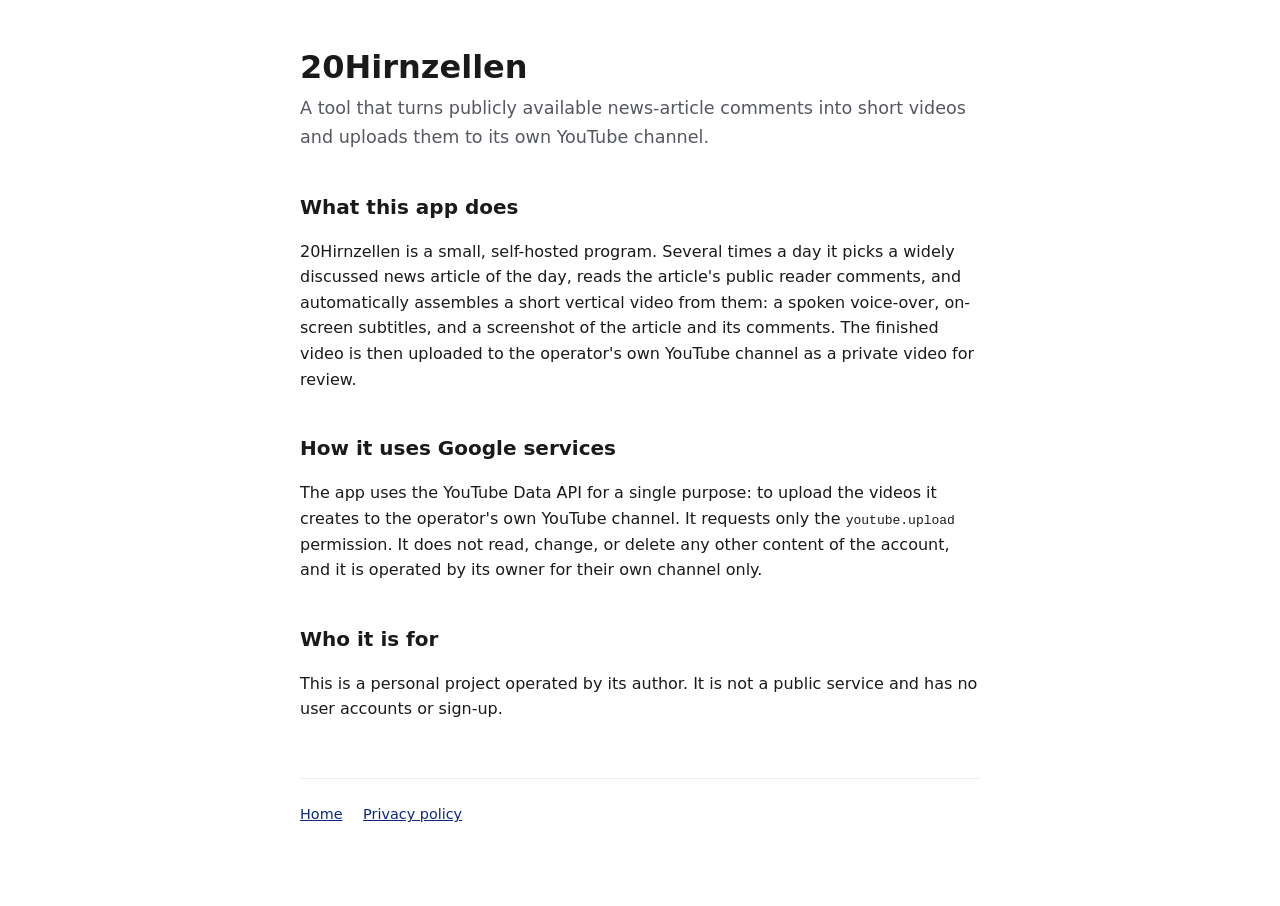
<file: website/index.html>
<!doctype html>
<html lang="en">
<head>
  <meta charset="utf-8">
  <meta name="viewport" content="width=device-width, initial-scale=1">
  <title>20Hirnzellen – Short video generator</title>
  <meta name="description" content="A tool that turns public news-article comments into short videos and uploads them to its own YouTube channel.">
  <meta name="google-site-verification" content="xee6o_1elBHpFB2ecRxF0jNW3Apri5ILPRugI8gkUq8" />
  <link rel="stylesheet" href="style.css">
</head>
<body>
  <main>
    <h1>20Hirnzellen</h1>
    <p class="lead">A tool that turns publicly available news-article comments into short videos and uploads them to its own YouTube channel.</p>

    <h2>What this app does</h2>
    <p>
      20Hirnzellen is a small, self-hosted program. Several times a day it picks a widely discussed
      news article of the day, reads the article's public reader comments, and automatically assembles
      a short vertical video from them: a spoken voice-over, on-screen subtitles, and a screenshot of
      the article and its comments. The finished video is then uploaded to the operator's own YouTube
      channel as a private video for review.
    </p>

    <h2>How it uses Google services</h2>
    <p>
      The app uses the YouTube Data API for a single purpose: to upload the videos it creates to the
      operator's own YouTube channel. It requests only the
      <code>youtube.upload</code> permission. It does not read, change, or delete any other content of
      the account, and it is operated by its owner for their own channel only.
    </p>

    <h2>Who it is for</h2>
    <p>
      This is a personal project operated by its author. It is not a public service and has no user
      accounts or sign-up.
    </p>

    <footer>
      <a href="index.html">Home</a>
      <a href="privacy.html">Privacy policy</a>
    </footer>
  </main>
</body>
</html>
</file>
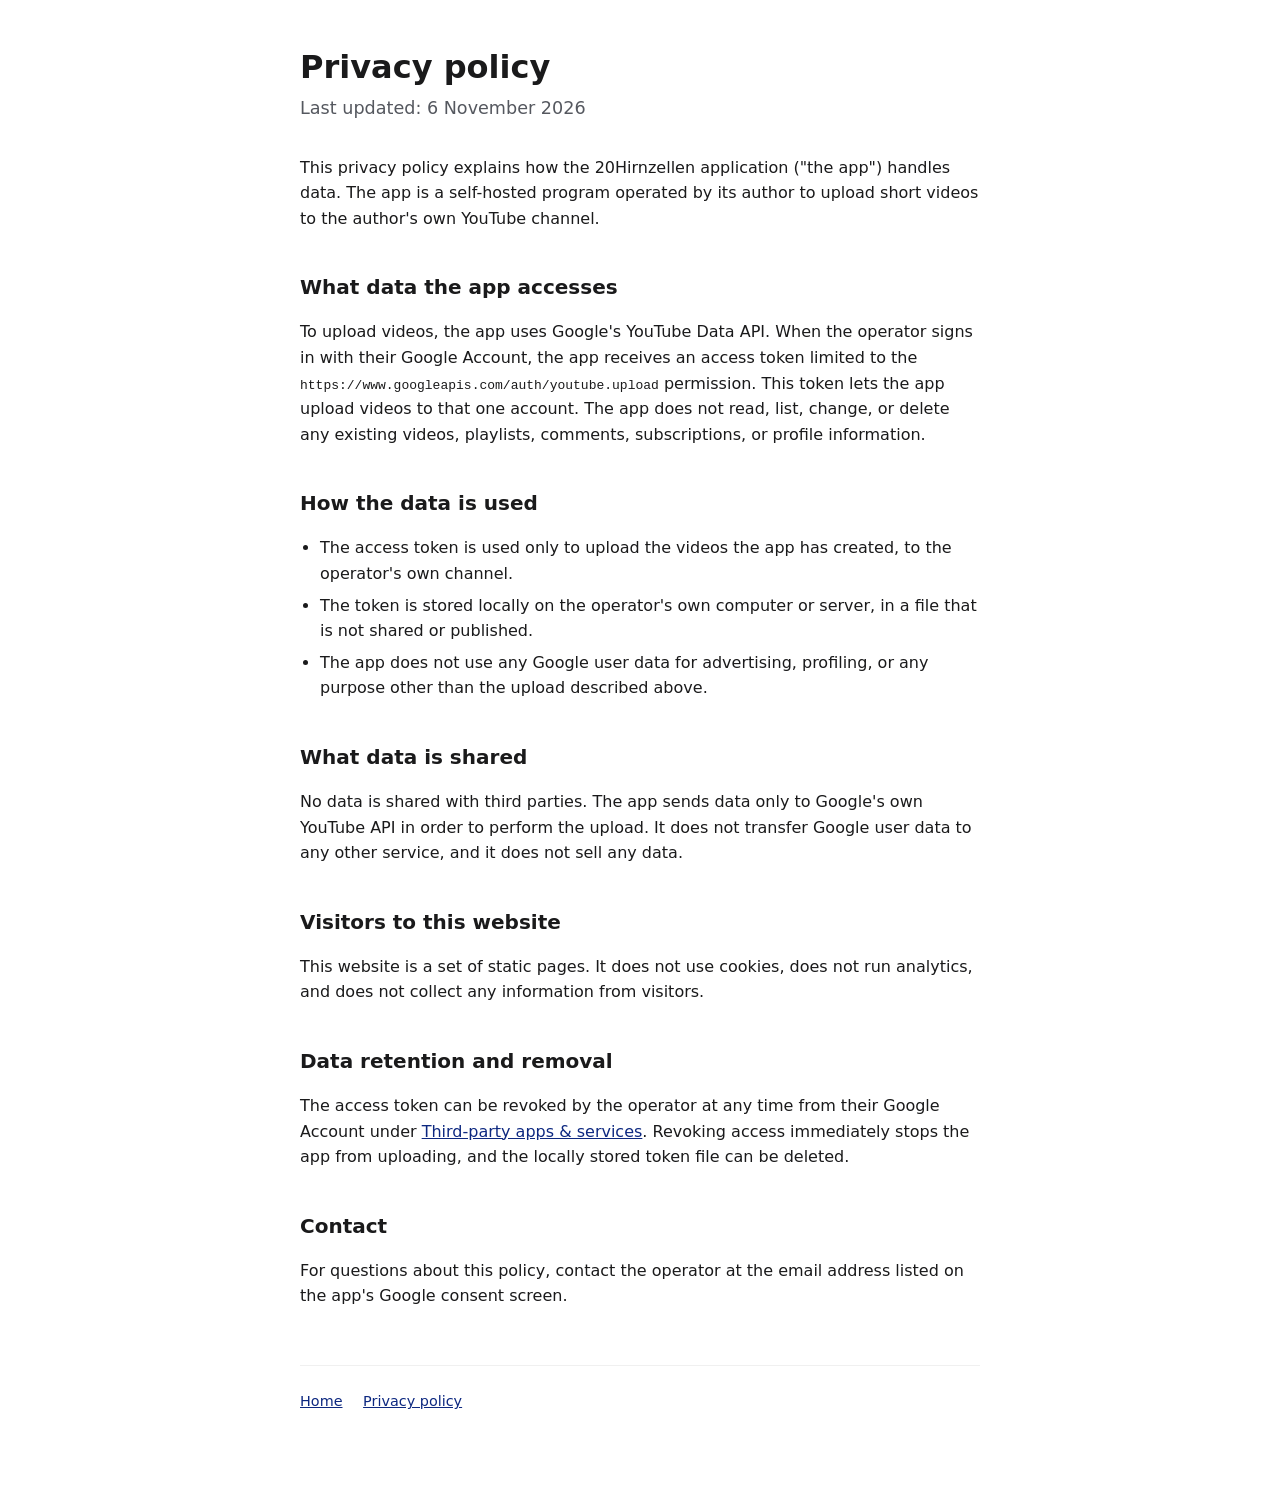
<file: website/privacy.html>
<!doctype html>
<html lang="en">
<head>
  <meta charset="utf-8">
  <meta name="viewport" content="width=device-width, initial-scale=1">
  <title>Privacy policy – 20Hirnzellen</title>
  <meta name="description" content="Privacy policy for the 20Hirnzellen short video generator.">
  <link rel="stylesheet" href="style.css">
</head>
<body>
  <main>
    <h1>Privacy policy</h1>
    <p class="lead">Last updated: 6 November 2026</p>

    <p>
      This privacy policy explains how the 20Hirnzellen application ("the app") handles data. The app
      is a self-hosted program operated by its author to upload short videos to the author's own
      YouTube channel.
    </p>

    <h2>What data the app accesses</h2>
    <p>
      To upload videos, the app uses Google's YouTube Data API. When the operator signs in with their
      Google Account, the app receives an access token limited to the
      <code>https://www.googleapis.com/auth/youtube.upload</code> permission. This token lets the app
      upload videos to that one account. The app does not read, list, change, or delete any existing
      videos, playlists, comments, subscriptions, or profile information.
    </p>

    <h2>How the data is used</h2>
    <ul>
      <li>The access token is used only to upload the videos the app has created, to the operator's own channel.</li>
      <li>The token is stored locally on the operator's own computer or server, in a file that is not shared or published.</li>
      <li>The app does not use any Google user data for advertising, profiling, or any purpose other than the upload described above.</li>
    </ul>

    <h2>What data is shared</h2>
    <p>
      No data is shared with third parties. The app sends data only to Google's own YouTube API in
      order to perform the upload. It does not transfer Google user data to any other service, and it
      does not sell any data.
    </p>

    <h2>Visitors to this website</h2>
    <p>
      This website is a set of static pages. It does not use cookies, does not run analytics, and does
      not collect any information from visitors.
    </p>

    <h2>Data retention and removal</h2>
    <p>
      The access token can be revoked by the operator at any time from their Google Account under
      <a href="https://myaccount.google.com/permissions">Third-party apps &amp; services</a>. Revoking
      access immediately stops the app from uploading, and the locally stored token file can be deleted.
    </p>

    <h2>Contact</h2>
    <p>
      For questions about this policy, contact the operator at the email address listed on the app's
      Google consent screen.
    </p>

    <footer>
      <a href="index.html">Home</a>
      <a href="privacy.html">Privacy policy</a>
    </footer>
  </main>
</body>
</html>
</file>
<file: website/style.css>
:root {
  color-scheme: light dark;
  --text: #1a1a1b;
  --muted: #55585f;
  --bg: #ffffff;
  --card: #f0f0f0;
  --accent: #0d2880;
}
@media (prefers-color-scheme: dark) {
  :root { --text: #f0f0f0; --muted: #9ba2b7; --bg: #1a1a1b; --card: #26272b; --accent: #79b7ff; }
}
* { box-sizing: border-box; }
body {
  margin: 0;
  font-family: system-ui, -apple-system, "Segoe UI", Roboto, sans-serif;
  line-height: 1.6;
  color: var(--text);
  background: var(--bg);
}
main { max-width: 720px; margin: 0 auto; padding: 48px 20px 80px; }
h1 { font-size: 2rem; line-height: 1.2; margin: 0 0 8px; }
h2 { font-size: 1.25rem; margin: 40px 0 8px; }
.lead { font-size: 1.1rem; color: var(--muted); margin: 0 0 32px; }
a { color: var(--accent); }
.card { background: var(--card); border-radius: 12px; padding: 20px 24px; margin: 24px 0; }
ul { padding-left: 20px; }
li { margin: 6px 0; }
footer { margin-top: 56px; padding-top: 24px; border-top: 1px solid var(--card); color: var(--muted); font-size: 0.9rem; }
footer a { margin-right: 16px; }
</file>
